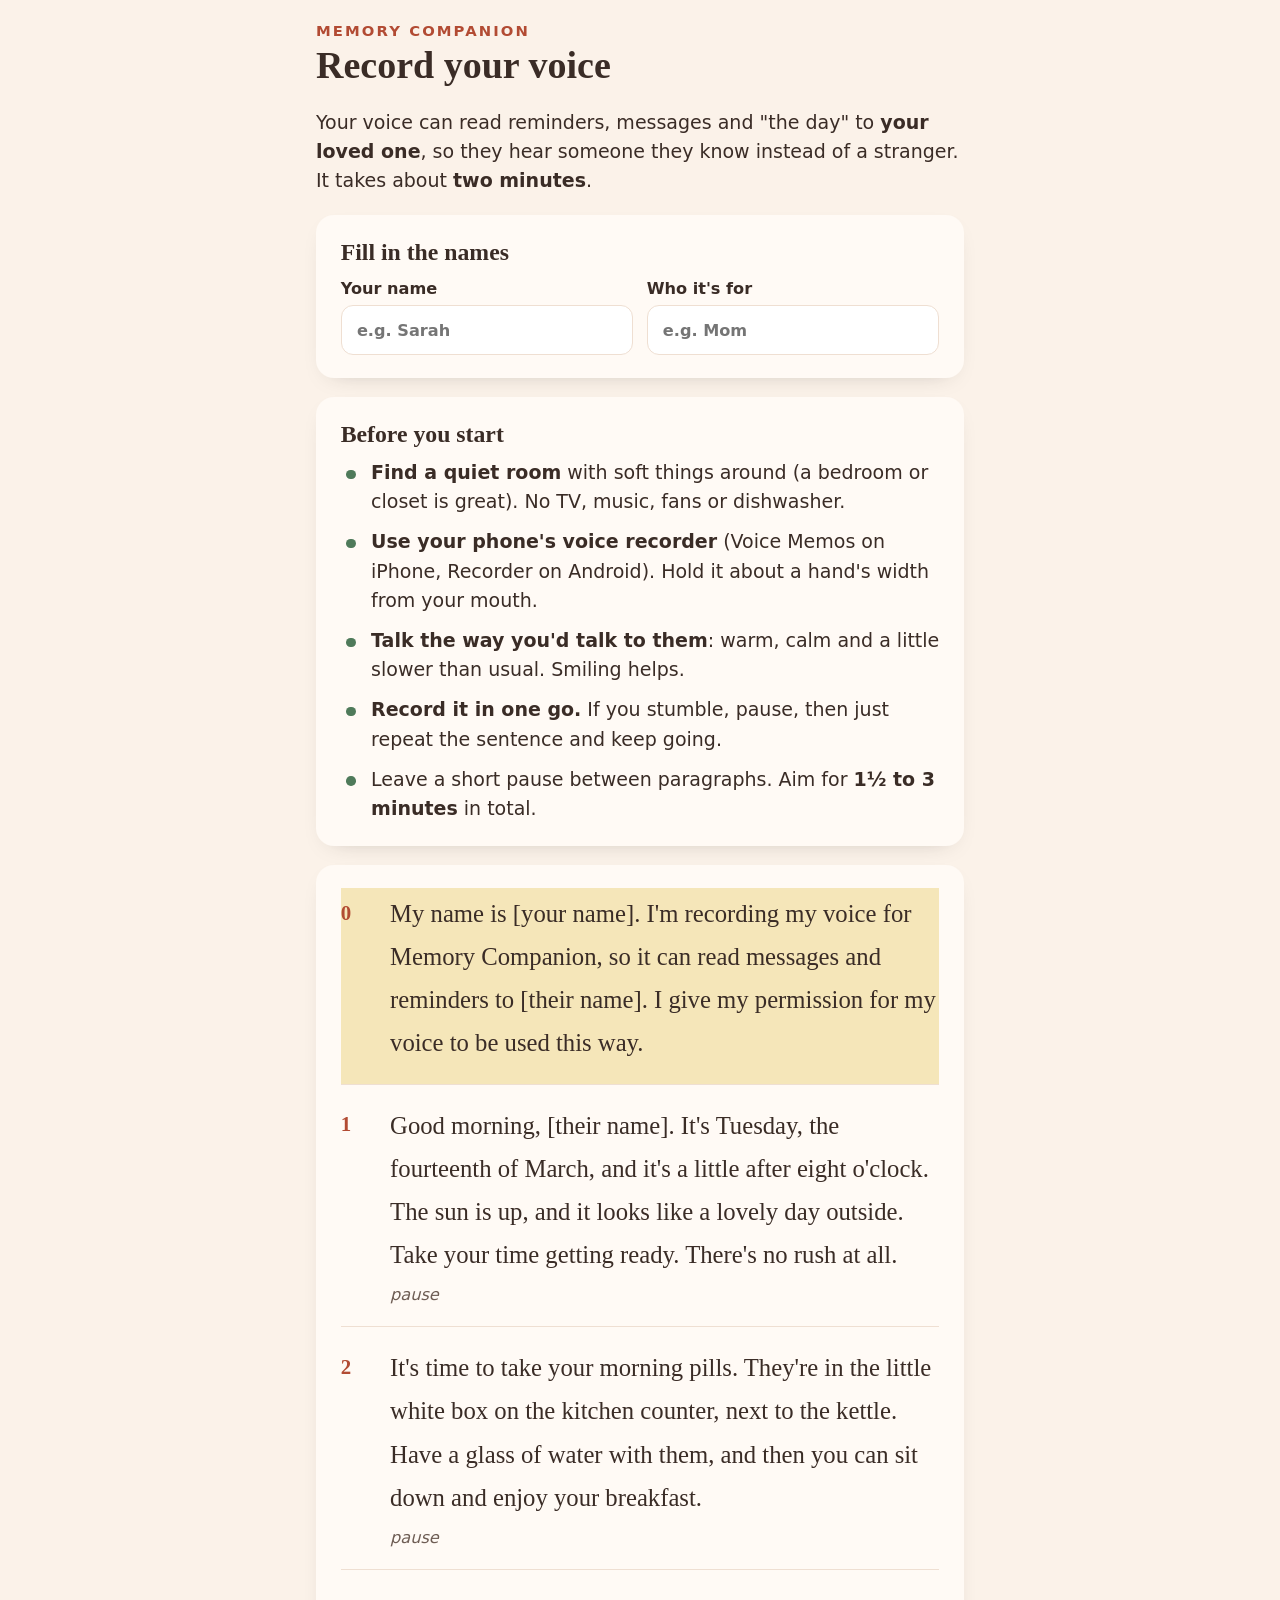
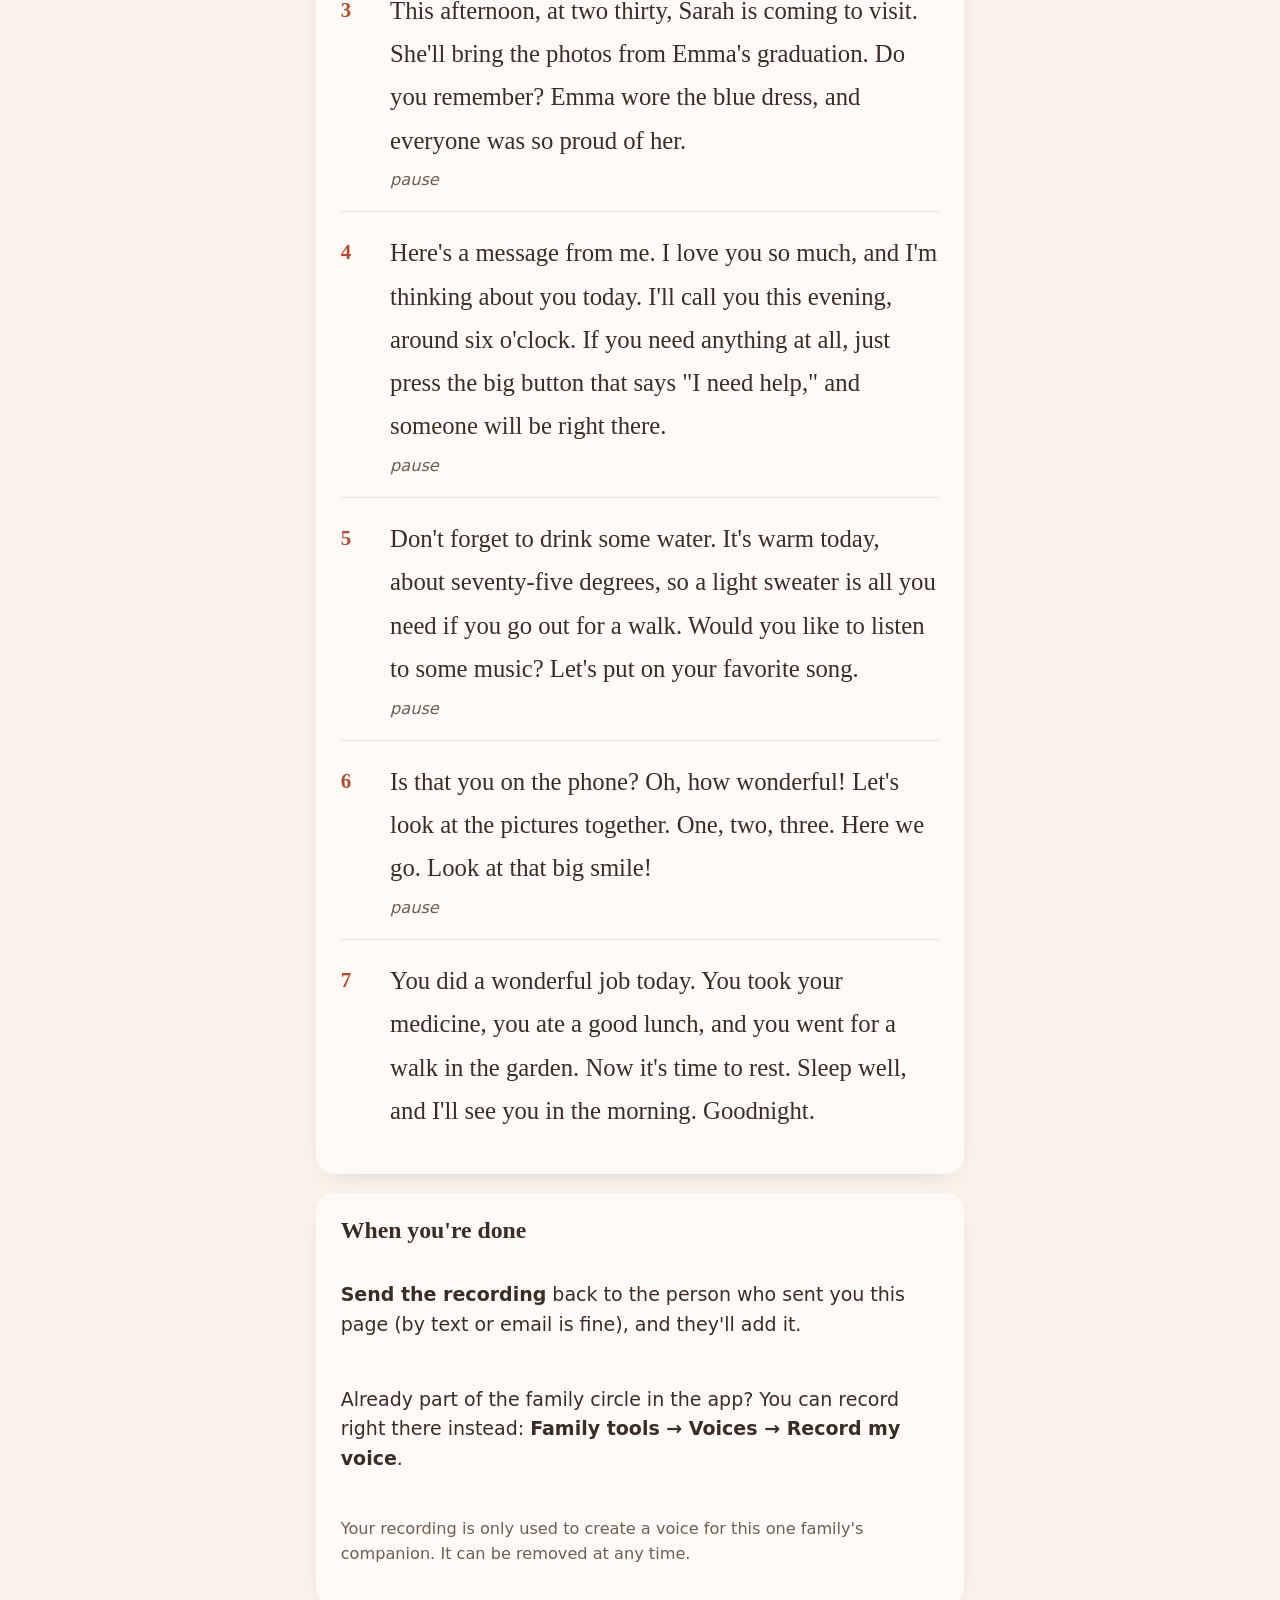
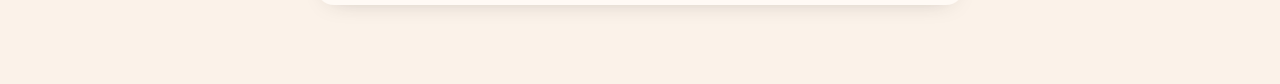
<file: record.html>
<!doctype html>
<html lang="en">
<head>
  <meta charset="utf-8">
  <meta http-equiv="Content-Security-Policy" content="default-src 'none'; script-src 'self'; style-src 'self' https://fonts.googleapis.com; font-src https://fonts.gstatic.com; img-src 'self' data:; base-uri 'self'; form-action 'none'">
  <meta name="viewport" content="width=device-width, initial-scale=1, viewport-fit=cover">
  <title>Record Your Voice</title>
  <meta name="description" content="A two-minute script to record your voice for a loved one's Memory Companion.">
  <link rel="preconnect" href="https://fonts.googleapis.com">
  <link rel="preconnect" href="https://fonts.gstatic.com" crossorigin>
  <link rel="stylesheet" href="https://fonts.googleapis.com/css2?family=Lora:wght@500;600;700&family=Figtree:wght@500;600;700&display=swap">
  <link rel="stylesheet" href="record.css">
</head>
<body>
<main>
  <div class="kicker">Memory Companion</div>
  <h1>Record your voice</h1>
  <p>Your voice can read reminders, messages and "the day" to <b class="loved">your loved one</b>, so they hear someone they know instead of a stranger. It takes about <b>two minutes</b>.</p>

  <div class="card">
    <h2>Fill in the names</h2>
    <div class="names">
      <label>Your name <input id="reader" placeholder="e.g. Sarah" autocomplete="given-name"></label>
      <label>Who it's for <input id="loved" placeholder="e.g. Mom"></label>
    </div>
  </div>

  <div class="card">
    <h2>Before you start</h2>
    <ul class="tips">
      <li><b>Find a quiet room</b> with soft things around (a bedroom or closet is great). No TV, music, fans or dishwasher.</li>
      <li><b>Use your phone's voice recorder</b> (Voice Memos on iPhone, Recorder on Android). Hold it about a hand's width from your mouth.</li>
      <li><b>Talk the way you'd talk to them</b>: warm, calm and a little slower than usual. Smiling helps.</li>
      <li><b>Record it in one go.</b> If you stumble, pause, then just repeat the sentence and keep going.</li>
      <li>Leave a short pause between paragraphs. Aim for <b>1½ to 3 minutes</b> in total.</li>
    </ul>
  </div>

  <div class="card script">
    <div class="para consent">
      <div class="num">0</div>
      <div><p>My name is <span class="reader">[your name]</span>. I'm recording my voice for Memory Companion, so it can read messages and reminders to <span class="loved">[their name]</span>. I give my permission for my voice to be used this way.</p></div>
    </div>
    <div class="para"><div class="num">1</div><div>
      <p>Good morning, <span class="loved">[their name]</span>. It's Tuesday, the fourteenth of March, and it's a little after eight o'clock. The sun is up, and it looks like a lovely day outside. Take your time getting ready. There's no rush at all.</p>
      <div class="pause">pause</div></div></div>
    <div class="para"><div class="num">2</div><div>
      <p>It's time to take your morning pills. They're in the little white box on the kitchen counter, next to the kettle. Have a glass of water with them, and then you can sit down and enjoy your breakfast.</p>
      <div class="pause">pause</div></div></div>
    <div class="para"><div class="num">3</div><div>
      <p>This afternoon, at two thirty, Sarah is coming to visit. She'll bring the photos from Emma's graduation. Do you remember? Emma wore the blue dress, and everyone was so proud of her.</p>
      <div class="pause">pause</div></div></div>
    <div class="para"><div class="num">4</div><div>
      <p>Here's a message from me. I love you so much, and I'm thinking about you today. I'll call you this evening, around six o'clock. If you need anything at all, just press the big button that says "I need help," and someone will be right there.</p>
      <div class="pause">pause</div></div></div>
    <div class="para"><div class="num">5</div><div>
      <p>Don't forget to drink some water. It's warm today, about seventy-five degrees, so a light sweater is all you need if you go out for a walk. Would you like to listen to some music? Let's put on your favorite song.</p>
      <div class="pause">pause</div></div></div>
    <div class="para"><div class="num">6</div><div>
      <p>Is that you on the phone? Oh, how wonderful! Let's look at the pictures together. One, two, three. Here we go. Look at that big smile!</p>
      <div class="pause">pause</div></div></div>
    <div class="para"><div class="num">7</div><div>
      <p>You did a wonderful job today. You took your medicine, you ate a good lunch, and you went for a walk in the garden. Now it's time to rest. Sleep well, and I'll see you in the morning. Goodnight.</p></div></div>
  </div>

  <div class="card send">
    <h2>When you're done</h2>
    <p><b>Send the recording</b> back to the person who sent you this page (by text or email is fine), and they'll add it.</p>
    <p>Already part of the family circle in the app? You can record right there instead: <b>Family tools → Voices → Record my voice</b>.</p>
    <p class="muted-note">Your recording is only used to create a voice for this one family's companion. It can be removed at any time.</p>
  </div>
</main>
<script src="record.js"></script>
</body>
</html>
</file>
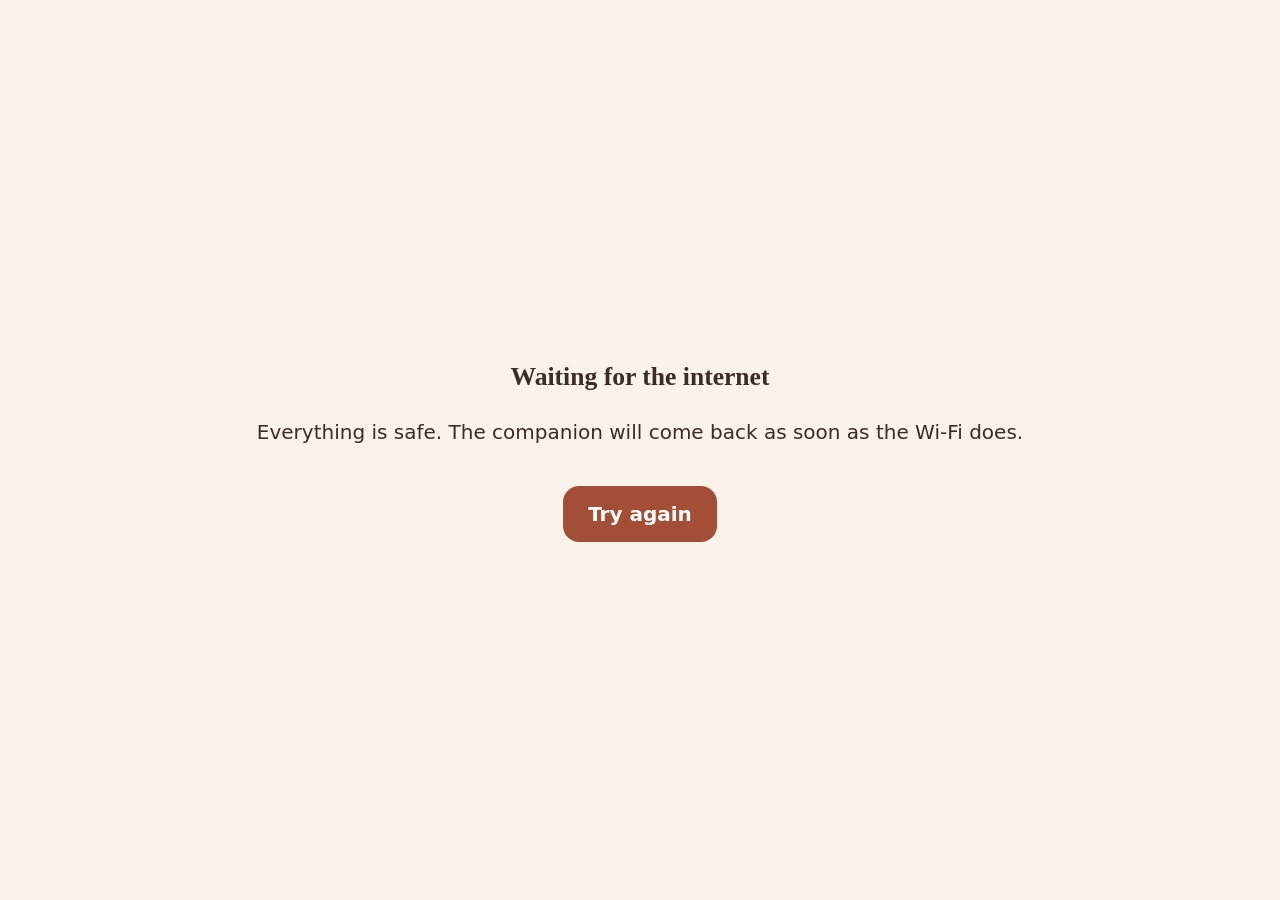
<file: ios/MemoryCompanion/offline.html>
<!doctype html>
<html lang="en"><head><meta charset="utf-8">
<meta name="viewport" content="width=device-width, initial-scale=1, viewport-fit=cover">
<meta http-equiv="Content-Security-Policy" content="default-src 'none'; style-src 'unsafe-inline'; script-src 'unsafe-inline'">
<title>No connection</title>
<style>
  body { margin: 0; min-height: 100vh; display: grid; place-items: center; background: #fbf2e9; color: #3a2c26;
         font: 500 20px/1.5 -apple-system, system-ui, sans-serif; text-align: center; padding: 24px; box-sizing: border-box; }
  h1 { font-family: Georgia, serif; font-weight: 600; font-size: 1.6rem; margin: 0 0 .5rem; }
  button { margin-top: 1.2rem; font: inherit; font-weight: 700; padding: .8rem 1.6rem; border: 0; border-radius: 16px; background: #a34e36; color: #fff; }
</style></head>
<body><div>
  <h1>Waiting for the internet</h1>
  <p>Everything is safe. The companion will come back as soon as the Wi‑Fi does.</p>
  <button id="retry">Try again</button>
</div>
<script>
  const go = () => { location.href = 'https://bryanbaise-tech.github.io/memory-companion/'; };
  document.getElementById('retry').addEventListener('click', go);
  setInterval(() => { if (navigator.onLine) go(); }, 15000);
</script>
</body></html>
</file>
<file: record.css>
:root {
      --paper: #fbf2e9; --card: #fffaf5; --ink: #3a2c26; --muted: #6e5d54; --line: #efdfd2;
      --ai: #a34e36; --shu: #b24b33; --matcha: #4f7a5a; --kin-soft: #f5e6b9;
      --serif: "Lora", Georgia, serif;
      --sans: "Figtree", system-ui, -apple-system, sans-serif;
      color-scheme: light;
    }
    * { box-sizing: border-box; }
    html { font-size: 19px; -webkit-text-size-adjust: 100%; }
    body { margin: 0; background: var(--paper); color: var(--ink); font-family: var(--sans); font-weight: 500; line-height: 1.55; }
    main { max-width: 680px; margin: 0 auto; padding: max(20px, env(safe-area-inset-top)) max(16px, env(safe-area-inset-right)) 60px max(16px, env(safe-area-inset-left)); }
    h1, h2 { font-family: var(--serif); line-height: 1.2; margin: 0 0 .5rem; text-wrap: balance; }
    h1 { font-size: 2rem; }
    h2 { font-size: 1.25rem; }
    .kicker { font-size: .78rem; font-weight: 700; letter-spacing: .14em; text-transform: uppercase; color: var(--shu); }
    .card { background: var(--card); border-radius: 18px; padding: 1.2rem 1.3rem; margin: 1rem 0; box-shadow: 0 8px 24px -16px rgba(43,41,37,.35); }
    .tips { display: grid; gap: .55rem; padding: 0; margin: .4rem 0 0; list-style: none; }
    .tips li { padding-left: 1.6rem; position: relative; }
    .tips li::before { content: ""; position: absolute; left: .3rem; top: .62rem; width: .5rem; height: .5rem; border-radius: 50%; background: var(--matcha); }
    .names { display: grid; grid-template-columns: 1fr 1fr; gap: .7rem; }
    @media (max-width: 480px) { .names { grid-template-columns: 1fr; } }
    label { display: grid; gap: .25rem; font-weight: 700; font-size: .85rem; }
    input { font: inherit; width: 100%; padding: .6rem .8rem; border: 1.5px solid var(--line); border-radius: 12px; background: #fff; }
    .script p { font-family: var(--serif); font-size: 1.3rem; line-height: 1.75; margin: 0; }
    .para { display: grid; grid-template-columns: 2rem 1fr; gap: .6rem; padding: 1rem 0; border-top: 1px solid var(--line); }
    .para:first-child { border-top: 0; padding-top: .2rem; }
    .num { font-family: var(--serif); font-weight: 800; color: var(--shu); font-size: 1.1rem; padding-top: .25rem; }
    .pause { color: var(--muted); font-size: .85rem; font-style: italic; margin-top: .3rem; }
    .consent { background: var(--kin-soft); }
    .send { display: grid; gap: .4rem; }
    a { color: var(--ai); }
.muted-note { color: var(--muted); font-size: .85rem; }
</file>
